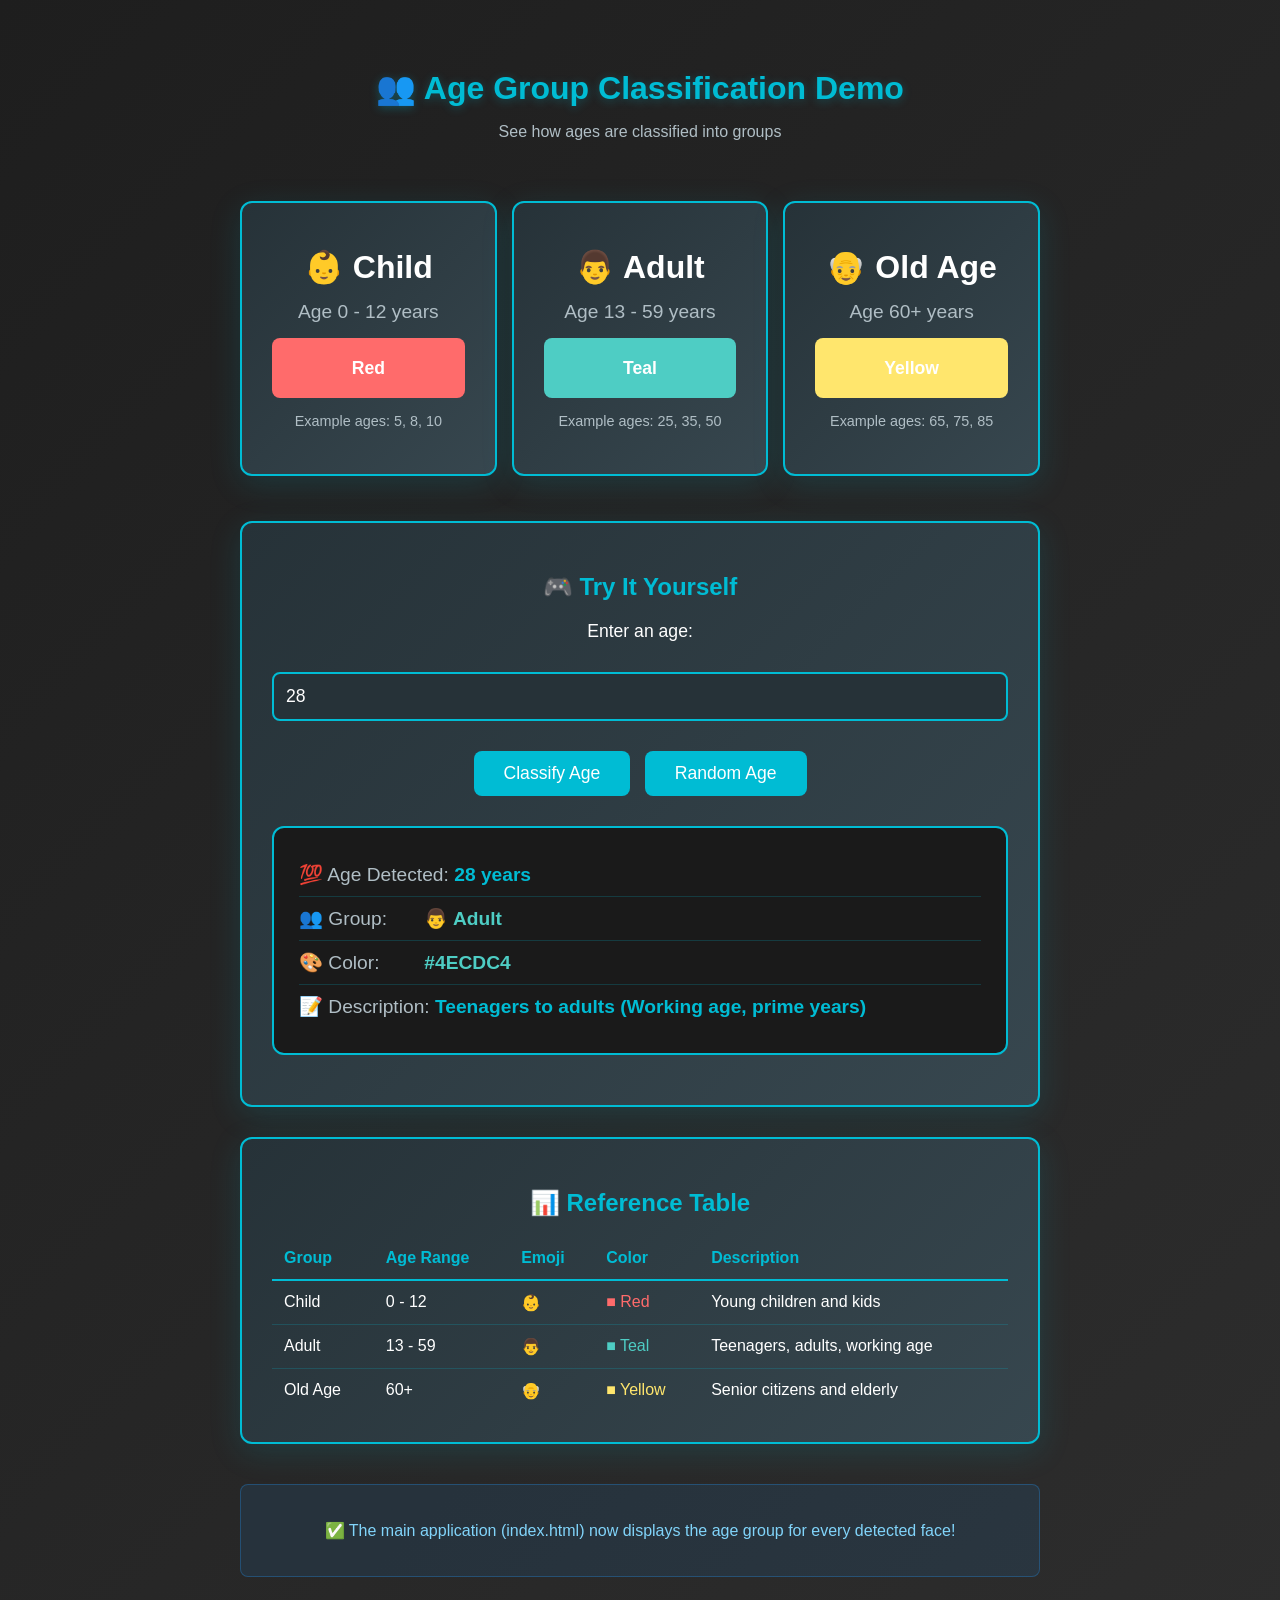
<file: AGE-GROUP-DEMO.html>
<!DOCTYPE html>
<html>
<head>
  <meta charset="UTF-8">
  <title>Age Group Classification Demo</title>
  <style>
    body {
      font-family: 'Segoe UI', Tahoma, Geneva, Verdana, sans-serif;
      background: linear-gradient(135deg, #1e1e1e 0%, #2d2d2d 100%);
      color: white;
      padding: 40px 20px;
      text-align: center;
    }
    
    .container {
      max-width: 800px;
      margin: 0 auto;
    }
    
    h1 {
      color: #00BCD4;
      text-shadow: 0 2px 10px rgba(0, 188, 212, 0.3);
      margin-bottom: 10px;
    }
    
    .subtitle {
      color: #B0BEC5;
      margin-bottom: 40px;
    }
    
    .group-demo {
      background: linear-gradient(135deg, #263238 0%, #37474F 100%);
      border: 2px solid #00BCD4;
      border-radius: 12px;
      padding: 30px;
      margin: 20px 0;
      box-shadow: 0 8px 32px rgba(0, 188, 212, 0.15);
    }
    
    .age-value {
      font-size: 2.5em;
      font-weight: bold;
      margin: 20px 0;
    }
    
    .group-title {
      font-size: 2em;
      margin: 15px 0;
      font-weight: bold;
    }
    
    .group-range {
      font-size: 1.2em;
      color: #B0BEC5;
      margin-bottom: 15px;
    }
    
    .color-box {
      width: 100%;
      height: 60px;
      border-radius: 8px;
      margin: 15px 0;
      display: flex;
      align-items: center;
      justify-content: center;
      font-size: 1.1em;
      font-weight: bold;
      color: white;
    }
    
    .demo-input {
      width: 100%;
      padding: 12px;
      margin: 20px 0;
      font-size: 1.1em;
      border: 2px solid #00BCD4;
      border-radius: 8px;
      background: #263238;
      color: white;
      box-sizing: border-box;
    }
    
    .demo-button {
      background: #00BCD4;
      color: white;
      border: none;
      padding: 12px 30px;
      font-size: 1.1em;
      border-radius: 8px;
      cursor: pointer;
      margin: 10px 5px;
      transition: background 0.3s;
    }
    
    .demo-button:hover {
      background: #0097A7;
    }
    
    .demo-result {
      background: #1a1a1a;
      border: 2px solid #00BCD4;
      border-radius: 12px;
      padding: 25px;
      margin: 20px 0;
      text-align: left;
    }
    
    .result-line {
      font-size: 1.2em;
      padding: 10px 0;
      border-bottom: 1px solid rgba(0, 188, 212, 0.2);
    }
    
    .result-line:last-child {
      border-bottom: none;
    }
    
    .label {
      color: #B0BEC5;
      font-weight: 500;
      display: inline-block;
      min-width: 120px;
    }
    
    .value {
      color: #00BCD4;
      font-weight: 700;
    }
    
    .demo-row {
      display: grid;
      grid-template-columns: 1fr 1fr 1fr;
      gap: 15px;
      margin: 25px 0;
    }
    
    @media (max-width: 900px) {
      .demo-row {
        grid-template-columns: 1fr;
      }
    }
  </style>
</head>
<body>
  <div class="container">
    <h1>👥 Age Group Classification Demo</h1>
    <p class="subtitle">See how ages are classified into groups</p>

    <!-- Age Groups Overview -->
    <div class="demo-row">
      <!-- Child Group -->
      <div class="group-demo">
        <div class="group-title">👶 Child</div>
        <div class="group-range">Age 0 - 12 years</div>
        <div class="color-box" style="background: #FF6B6B;">Red</div>
        <div style="font-size: 0.9em; color: #B0BEC5;">
          <p>Example ages: 5, 8, 10</p>
        </div>
      </div>

      <!-- Adult Group -->
      <div class="group-demo">
        <div class="group-title">👨 Adult</div>
        <div class="group-range">Age 13 - 59 years</div>
        <div class="color-box" style="background: #4ECDC4;">Teal</div>
        <div style="font-size: 0.9em; color: #B0BEC5;">
          <p>Example ages: 25, 35, 50</p>
        </div>
      </div>

      <!-- Old Age Group -->
      <div class="group-demo">
        <div class="group-title">👴 Old Age</div>
        <div class="group-range">Age 60+ years</div>
        <div class="color-box" style="background: #FFE66D;">Yellow</div>
        <div style="font-size: 0.9em; color: #B0BEC5;">
          <p>Example ages: 65, 75, 85</p>
        </div>
      </div>
    </div>

    <!-- Interactive Demo -->
    <div class="group-demo">
      <h2 style="color: #00BCD4; margin-bottom: 20px;">🎮 Try It Yourself</h2>
      
      <label for="ageInput" style="font-size: 1.1em; display: inline-block; margin-bottom: 10px;">
        Enter an age:
      </label>
      <br>
      <input type="number" id="ageInput" class="demo-input" min="0" max="120" placeholder="Enter age (0-120)" value="28">
      
      <div>
        <button class="demo-button" onclick="demonstrateAge()">Classify Age</button>
        <button class="demo-button" onclick="randomAge()">Random Age</button>
      </div>

      <div id="demoResult" style="display: none;">
        <div class="demo-result">
          <div class="result-line">
            <span class="label">💯 Age Detected:</span>
            <span class="value" id="demoAge">--</span>
          </div>
          <div class="result-line">
            <span class="label">👥 Group:</span>
            <span class="value" id="demoGroup">--</span>
          </div>
          <div class="result-line">
            <span class="label">🎨 Color:</span>
            <span class="value" id="demoColor">--</span>
          </div>
          <div class="result-line">
            <span class="label">📝 Description:</span>
            <span class="value" id="demoDesc">--</span>
          </div>
        </div>
      </div>
    </div>

    <!-- Reference Table -->
    <div class="group-demo" style="margin-top: 30px;">
      <h2 style="color: #00BCD4; margin-bottom: 20px;">📊 Reference Table</h2>
      <table style="width: 100%; text-align: left; border-collapse: collapse;">
        <tr style="border-bottom: 2px solid #00BCD4;">
          <th style="padding: 12px; color: #00BCD4;">Group</th>
          <th style="padding: 12px; color: #00BCD4;">Age Range</th>
          <th style="padding: 12px; color: #00BCD4;">Emoji</th>
          <th style="padding: 12px; color: #00BCD4;">Color</th>
          <th style="padding: 12px; color: #00BCD4;">Description</th>
        </tr>
        <tr style="border-bottom: 1px solid rgba(0, 188, 212, 0.2);">
          <td style="padding: 12px;">Child</td>
          <td style="padding: 12px;">0 - 12</td>
          <td style="padding: 12px;">👶</td>
          <td style="padding: 12px;"><span style="color: #FF6B6B;">■ Red</span></td>
          <td style="padding: 12px;">Young children and kids</td>
        </tr>
        <tr style="border-bottom: 1px solid rgba(0, 188, 212, 0.2);">
          <td style="padding: 12px;">Adult</td>
          <td style="padding: 12px;">13 - 59</td>
          <td style="padding: 12px;">👨</td>
          <td style="padding: 12px;"><span style="color: #4ECDC4;">■ Teal</span></td>
          <td style="padding: 12px;">Teenagers, adults, working age</td>
        </tr>
        <tr>
          <td style="padding: 12px;">Old Age</td>
          <td style="padding: 12px;">60+</td>
          <td style="padding: 12px;">👴</td>
          <td style="padding: 12px;"><span style="color: #FFE66D;">■ Yellow</span></td>
          <td style="padding: 12px;">Senior citizens and elderly</td>
        </tr>
      </table>
    </div>

    <div style="margin-top: 40px; padding: 20px; background: rgba(33, 150, 243, 0.1); border-radius: 8px; border: 1px solid rgba(33, 150, 243, 0.3);">
      <p style="color: #81D4FA;">
        ✅ The main application (index.html) now displays the age group for every detected face!
      </p>
    </div>
  </div>

  <script>
    function getAgeGroup(age) {
      if (age < 13) {
        return "👶 Child";
      } else if (age < 60) {
        return "👨 Adult";
      } else {
        return "👴 Old Age";
      }
    }

    function getAgeGroupColor(age) {
      if (age < 13) {
        return "#FF6B6B";
      } else if (age < 60) {
        return "#4ECDC4";
      } else {
        return "#FFE66D";
      }
    }

    function getAgeGroupDescription(age) {
      if (age < 13) {
        return "Young children and kids (Preschool to Middle School)";
      } else if (age < 60) {
        return "Teenagers to adults (Working age, prime years)";
      } else {
        return "Senior citizens and elderly (Retirement age)";
      }
    }

    function demonstrateAge() {
      const input = document.getElementById('ageInput').value;
      const age = parseInt(input);

      if (isNaN(age) || age < 0 || age > 120) {
        alert('Please enter a valid age between 0 and 120');
        return;
      }

      const group = getAgeGroup(age);
      const color = getAgeGroupColor(age);
      const desc = getAgeGroupDescription(age);

      document.getElementById('demoAge').textContent = `${age} years`;
      document.getElementById('demoGroup').textContent = group;
      document.getElementById('demoGroup').style.color = color;
      document.getElementById('demoColor').textContent = color;
      document.getElementById('demoColor').style.color = color;
      document.getElementById('demoDesc').textContent = desc;
      document.getElementById('demoResult').style.display = 'block';
    }

    function randomAge() {
      const randomAge = Math.floor(Math.random() * 121);
      document.getElementById('ageInput').value = randomAge;
      demonstrateAge();
    }

    // Demo on page load
    window.addEventListener('load', () => {
      demonstrateAge();
    });
  </script>
</body>
</html>
</file>
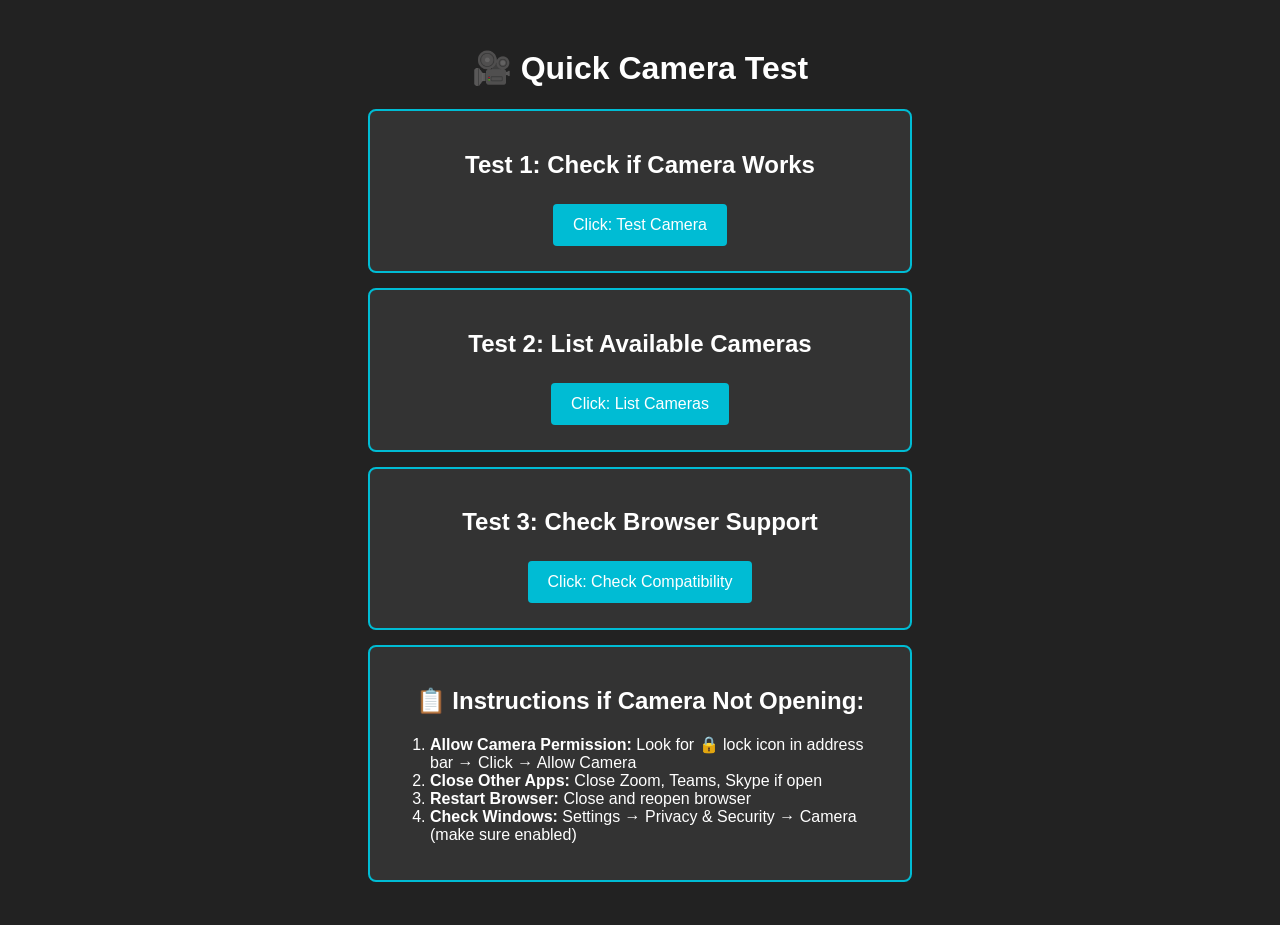
<file: test-camera-simple.html>
<!DOCTYPE html>
<html>
<head>
  <meta charset="UTF-8">
  <meta name="viewport" content="width=device-width, initial-scale=1.0">
  <title>Quick Camera Test</title>
  <style>
    body {
      font-family: Arial, sans-serif;
      background: #222;
      color: white;
      padding: 20px;
      text-align: center;
    }
    .box {
      background: #333;
      border: 2px solid #00BCD4;
      padding: 20px;
      margin: 15px auto;
      max-width: 500px;
      border-radius: 8px;
    }
    video {
      width: 100%;
      max-width: 400px;
      border: 2px solid #00BCD4;
      margin: 10px 0;
      border-radius: 8px;
    }
    button {
      background: #00BCD4;
      color: white;
      border: none;
      padding: 12px 20px;
      border-radius: 4px;
      cursor: pointer;
      font-size: 1em;
      margin: 5px;
    }
    button:hover { background: #0097A7; }
    .success { color: #4CAF50; }
    .error { color: #FF5252; }
    .warning { color: #FF9800; }
  </style>
</head>
<body>
  <h1>🎥 Quick Camera Test</h1>

  <div class="box">
    <h2>Test 1: Check if Camera Works</h2>
    <button onclick="testBasicCamera()">Click: Test Camera</button>
    <div id="result1"></div>
    <video id="testVideo" style="display:none;"></video>
  </div>

  <div class="box">
    <h2>Test 2: List Available Cameras</h2>
    <button onclick="listCameras()">Click: List Cameras</button>
    <div id="result2"></div>
  </div>

  <div class="box">
    <h2>Test 3: Check Browser Support</h2>
    <button onclick="checkBrowser()">Click: Check Compatibility</button>
    <div id="result3"></div>
  </div>

  <div class="box">
    <h2>📋 Instructions if Camera Not Opening:</h2>
    <ol style="text-align: left;">
      <li><strong>Allow Camera Permission:</strong> Look for 🔒 lock icon in address bar → Click → Allow Camera</li>
      <li><strong>Close Other Apps:</strong> Close Zoom, Teams, Skype if open</li>
      <li><strong>Restart Browser:</strong> Close and reopen browser</li>
      <li><strong>Check Windows:</strong> Settings → Privacy & Security → Camera (make sure enabled)</li>
    </ol>
  </div>

  <script>
    function testBasicCamera() {
      const result = document.getElementById('result1');
      const video = document.getElementById('testVideo');
      
      result.innerHTML = '<p>Requesting camera...</p>';
      
      navigator.mediaDevices.getUserMedia({ video: true, audio: false })
        .then(stream => {
          result.innerHTML = '<p class="success">✓ CAMERA WORKS!</p><p><small>Video should appear and play for 5 seconds...</small></p>';
          video.srcObject = stream;
          video.style.display = 'block';
          video.play();
          
          setTimeout(() => {
            stream.getTracks().forEach(track => track.stop());
            video.style.display = 'none';
            result.innerHTML += '<p class="success">✓ Test complete - Camera is working!</p>';
          }, 5000);
        })
        .catch(err => {
          let msg = err.message;
          if (err.name === 'NotAllowedError') msg = 'Permission denied - Allow camera in browser!';
          else if (err.name === 'NotFoundError') msg = 'No camera found on device';
          else if (err.name === 'NotReadableError') msg = 'Camera locked by another app';
          
          result.innerHTML = `<p class="error">✗ ${err.name}</p><p>${msg}</p>`;
        });
    }

    function listCameras() {
      const result = document.getElementById('result2');
      result.innerHTML = '<p>Checking devices...</p>';
      
      navigator.mediaDevices.enumerateDevices()
        .then(devices => {
          const cameras = devices.filter(d => d.kind === 'videoinput');
          if (cameras.length === 0) {
            result.innerHTML = '<p class="error">✗ No cameras detected</p>';
          } else {
            result.innerHTML = `<p class="success">✓ Found ${cameras.length} camera(s):</p>`;
            cameras.forEach((cam, i) => {
              result.innerHTML += `<p><small>${i + 1}. ${cam.label || 'Camera ' + i}</small></p>`;
            });
          }
        })
        .catch(err => {
          result.innerHTML = `<p class="error">Error: ${err.message}</p>`;
        });
    }

    function checkBrowser() {
      const result = document.getElementById('result3');
      const has = !!navigator.mediaDevices?.getUserMedia;
      const browser = /Chrome/.test(navigator.userAgent) ? 'Chrome' :
                      /Firefox/.test(navigator.userAgent) ? 'Firefox' :
                      /Safari/.test(navigator.userAgent) ? 'Safari' : 'Other';
      
      result.innerHTML = `
        <p>Browser: ${browser}</p>
        <p class="${has ? 'success' : 'error'}">
          Camera Support: ${has ? '✓ YES' : '✗ NO'}
        </p>
      `;
    }
  </script>
</body>
</html>
</file>
